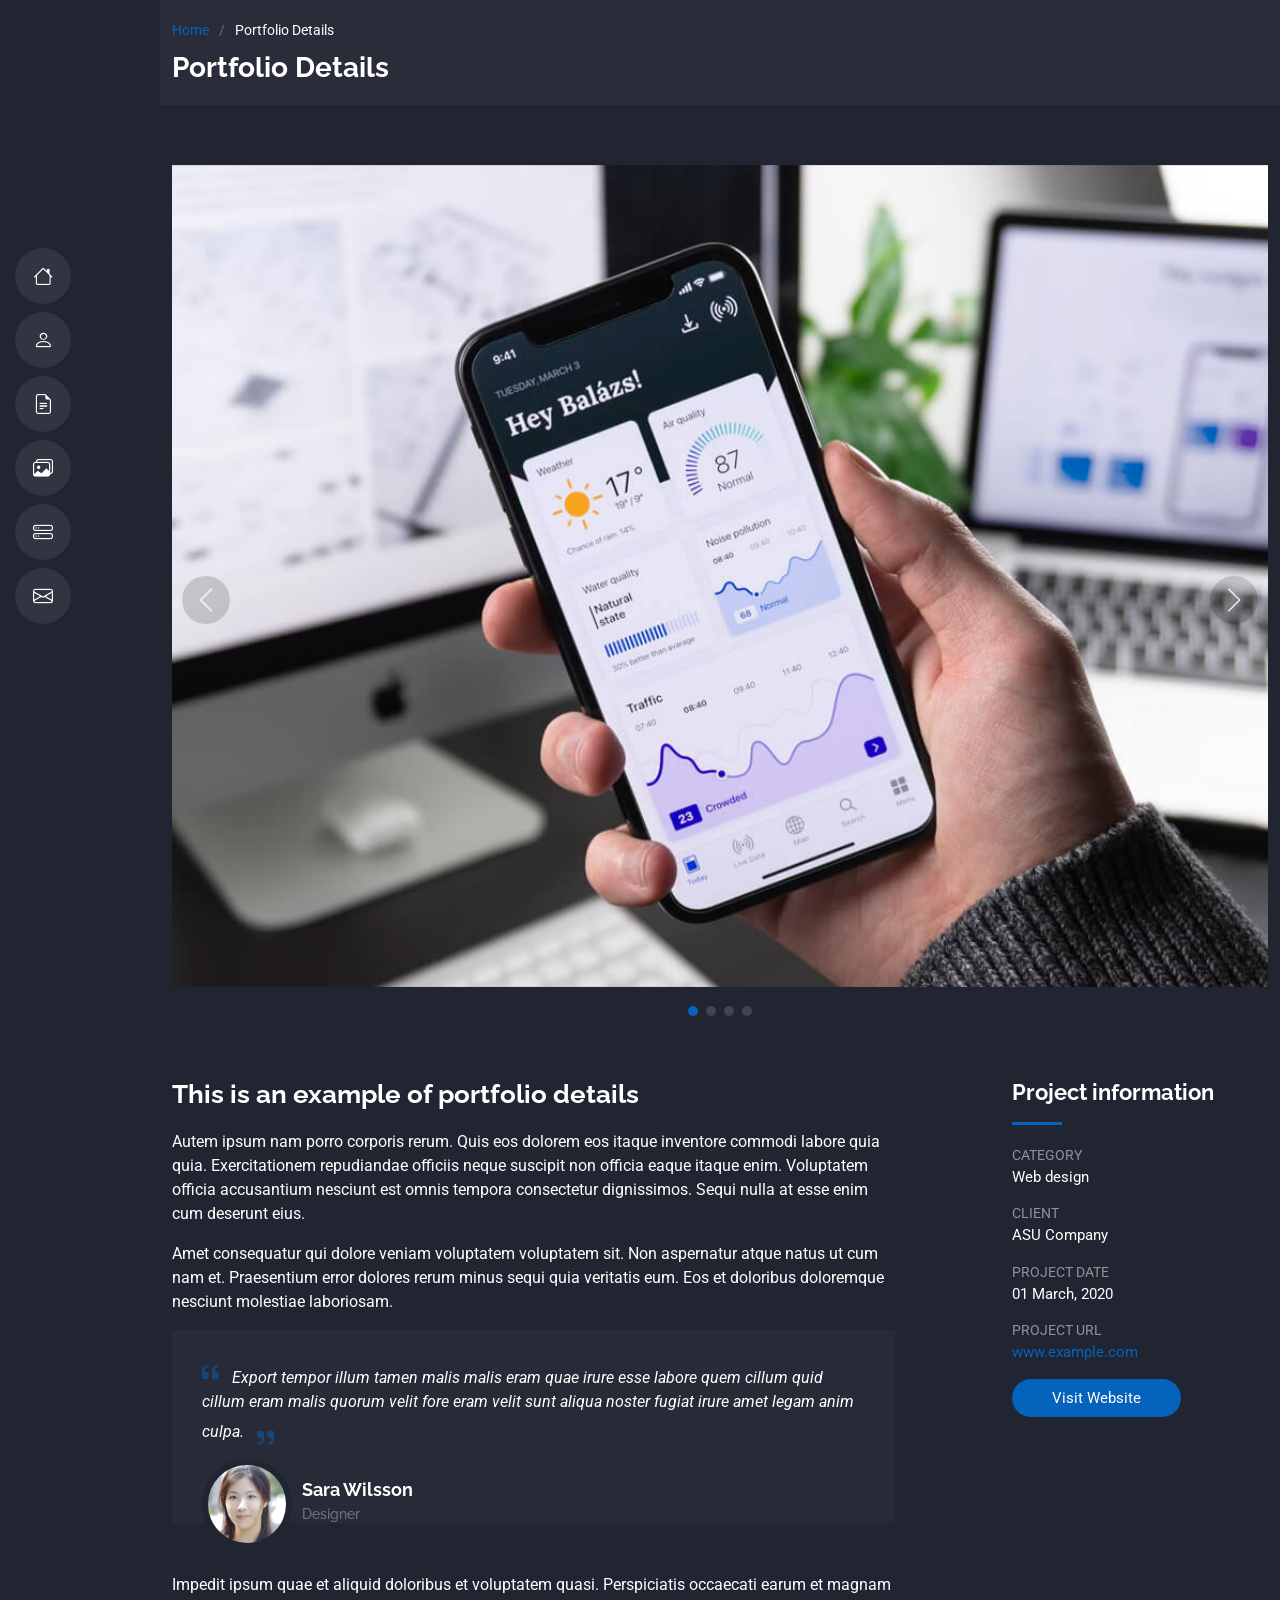
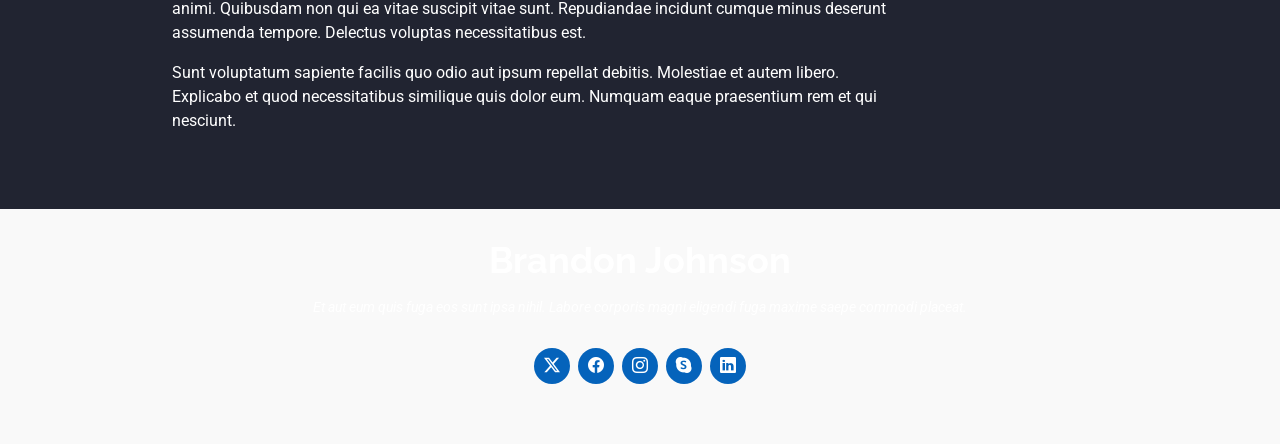
<file: portfolio-details.html>
<!DOCTYPE html>
<html lang="en">

<head>
  <meta charset="utf-8">
  <meta content="width=device-width, initial-scale=1.0" name="viewport">
  <title>Portfolio Details - MyResume Bootstrap Template</title>
  <meta content="" name="description">
  <meta content="" name="keywords">

  <!-- Favicons -->
  <link href="assets/img/favicon.png" rel="icon">
  <link href="assets/img/apple-touch-icon.png" rel="apple-touch-icon">

  <!-- Fonts -->
  <link href="https://fonts.googleapis.com" rel="preconnect">
  <link href="https://fonts.gstatic.com" rel="preconnect" crossorigin>
  <link href="https://fonts.googleapis.com/css2?family=Roboto:ital,wght@0,100;0,300;0,400;0,500;0,700;0,900;1,100;1,300;1,400;1,500;1,700;1,900&family=Poppins:ital,wght@0,100;0,200;0,300;0,400;0,500;0,600;0,700;0,800;0,900;1,100;1,200;1,300;1,400;1,500;1,600;1,700;1,800;1,900&family=Raleway:ital,wght@0,100;0,200;0,300;0,400;0,500;0,600;0,700;0,800;0,900;1,100;1,200;1,300;1,400;1,500;1,600;1,700;1,800;1,900&display=swap" rel="stylesheet">

  <!-- Vendor CSS Files -->
  <link href="assets/vendor/bootstrap/css/bootstrap.min.css" rel="stylesheet">
  <link href="assets/vendor/bootstrap-icons/bootstrap-icons.css" rel="stylesheet">
  <link href="assets/vendor/aos/aos.css" rel="stylesheet">
  <link href="assets/vendor/glightbox/css/glightbox.min.css" rel="stylesheet">
  <link href="assets/vendor/swiper/swiper-bundle.min.css" rel="stylesheet">

  <!-- Main CSS File -->
  <link href="assets/css/main.css" rel="stylesheet">

  <!-- =======================================================
  * Template Name: MyResume
  * Template URL: https://bootstrapmade.com/free-html-bootstrap-template-my-resume/
  * Updated: Jun 29 2024 with Bootstrap v5.3.3
  * Author: BootstrapMade.com
  * License: https://bootstrapmade.com/license/
  ======================================================== -->
</head>

<body class="portfolio-details-page">

  <header id="header" class="header d-flex flex-column justify-content-center">

    <i class="header-toggle d-xl-none bi bi-list"></i>

    <nav id="navmenu" class="navmenu">
      <ul>
        <li><a href="#hero"><i class="bi bi-house navicon"></i><span>Home</span></a></li>
        <li><a href="#about"><i class="bi bi-person navicon"></i><span>About</span></a></li>
        <li><a href="#resume"><i class="bi bi-file-earmark-text navicon"></i><span>Resume</span></a></li>
        <li><a href="#portfolio"><i class="bi bi-images navicon"></i><span>Portfolio</span></a></li>
        <li><a href="#services"><i class="bi bi-hdd-stack navicon"></i><span>Services</span></a></li>
        <li><a href="#contact"><i class="bi bi-envelope navicon"></i><span>Contact</span></a></li>
      </ul>
    </nav>

  </header>

  <main class="main">

    <!-- Page Title -->
    <div class="page-title" data-aos="fade">
      <div class="container">
        <nav class="breadcrumbs">
          <ol>
            <li><a href="index.html">Home</a></li>
            <li class="current">Portfolio Details</li>
          </ol>
        </nav>
        <h1>Portfolio Details</h1>
      </div>
    </div><!-- End Page Title -->

    <!-- Portfolio Details Section -->
    <section id="portfolio-details" class="portfolio-details section">

      <div class="container" data-aos="fade-up">

        <div class="portfolio-details-slider swiper init-swiper">
          <script type="application/json" class="swiper-config">
            {
              "loop": true,
              "speed": 600,
              "autoplay": {
                "delay": 5000
              },
              "slidesPerView": "auto",
              "navigation": {
                "nextEl": ".swiper-button-next",
                "prevEl": ".swiper-button-prev"
              },
              "pagination": {
                "el": ".swiper-pagination",
                "type": "bullets",
                "clickable": true
              }
            }
          </script>
          <div class="swiper-wrapper align-items-center">

            <div class="swiper-slide">
              <img src="assets/img/portfolio/app-1.jpg" alt="">
            </div>

            <div class="swiper-slide">
              <img src="assets/img/portfolio/product-1.jpg" alt="">
            </div>

            <div class="swiper-slide">
              <img src="assets/img/portfolio/branding-1.jpg" alt="">
            </div>

            <div class="swiper-slide">
              <img src="assets/img/portfolio/books-1.jpg" alt="">
            </div>

          </div>
          <div class="swiper-button-prev"></div>
          <div class="swiper-button-next"></div>
          <div class="swiper-pagination"></div>
        </div>

        <div class="row justify-content-between gy-4 mt-4">

          <div class="col-lg-8" data-aos="fade-up">
            <div class="portfolio-description">
              <h2>This is an example of portfolio details</h2>
              <p>
                Autem ipsum nam porro corporis rerum. Quis eos dolorem eos itaque inventore commodi labore quia quia. Exercitationem repudiandae officiis neque suscipit non officia eaque itaque enim. Voluptatem officia accusantium nesciunt est omnis tempora consectetur dignissimos. Sequi nulla at esse enim cum deserunt eius.
              </p>
              <p>
                Amet consequatur qui dolore veniam voluptatem voluptatem sit. Non aspernatur atque natus ut cum nam et. Praesentium error dolores rerum minus sequi quia veritatis eum. Eos et doloribus doloremque nesciunt molestiae laboriosam.
              </p>

              <div class="testimonial-item">
                <p>
                  <i class="bi bi-quote quote-icon-left"></i>
                  <span>Export tempor illum tamen malis malis eram quae irure esse labore quem cillum quid cillum eram malis quorum velit fore eram velit sunt aliqua noster fugiat irure amet legam anim culpa.</span>
                  <i class="bi bi-quote quote-icon-right"></i>
                </p>
                <div>
                  <img src="assets/img/testimonials/testimonials-2.jpg" class="testimonial-img" alt="">
                  <h3>Sara Wilsson</h3>
                  <h4>Designer</h4>
                </div>
              </div>

              <p>
                Impedit ipsum quae et aliquid doloribus et voluptatem quasi. Perspiciatis occaecati earum et magnam animi. Quibusdam non qui ea vitae suscipit vitae sunt. Repudiandae incidunt cumque minus deserunt assumenda tempore. Delectus voluptas necessitatibus est.
              </p>

              <p>
                Sunt voluptatum sapiente facilis quo odio aut ipsum repellat debitis. Molestiae et autem libero. Explicabo et quod necessitatibus similique quis dolor eum. Numquam eaque praesentium rem et qui nesciunt.
              </p>

            </div>
          </div>

          <div class="col-lg-3" data-aos="fade-up" data-aos-delay="100">
            <div class="portfolio-info">
              <h3>Project information</h3>
              <ul>
                <li><strong>Category</strong> Web design</li>
                <li><strong>Client</strong> ASU Company</li>
                <li><strong>Project date</strong> 01 March, 2020</li>
                <li><strong>Project URL</strong> <a href="#">www.example.com</a></li>
                <li><a href="#" class="btn-visit align-self-start">Visit Website</a></li>
              </ul>
            </div>
          </div>

        </div>

      </div>

    </section><!-- /Portfolio Details Section -->

  </main>

  <footer id="footer" class="footer position-relative light-background">
    <div class="container">
      <h3 class="sitename">Brandon Johnson</h3>
      <p>Et aut eum quis fuga eos sunt ipsa nihil. Labore corporis magni eligendi fuga maxime saepe commodi placeat.</p>
      <div class="social-links d-flex justify-content-center">
        <a href=""><i class="bi bi-twitter-x"></i></a>
        <a href=""><i class="bi bi-facebook"></i></a>
        <a href=""><i class="bi bi-instagram"></i></a>
        <a href=""><i class="bi bi-skype"></i></a>
        <a href=""><i class="bi bi-linkedin"></i></a>
      </div>
      <div class="container">
        <div class="copyright">
          <span>Copyright</span> <strong class="px-1 sitename">Alex Smith</strong> <span>All Rights Reserved</span>
        </div>
        <div class="credits">
          <!-- All the links in the footer should remain intact. -->
          <!-- You can delete the links only if you've purchased the pro version. -->
          <!-- Licensing information: https://bootstrapmade.com/license/ -->
          <!-- Purchase the pro version with working PHP/AJAX contact form: [buy-url] -->
          Designed by <a href="https://bootstrapmade.com/">BootstrapMade</a>
        </div>
      </div>
    </div>
  </footer>

  <!-- Scroll Top -->
  <a href="#" id="scroll-top" class="scroll-top d-flex align-items-center justify-content-center"><i class="bi bi-arrow-up-short"></i></a>

  <!-- Preloader -->
  <div id="preloader"></div>

  <!-- Vendor JS Files -->
  <script src="assets/vendor/bootstrap/js/bootstrap.bundle.min.js"></script>
  <script src="assets/vendor/php-email-form/validate.js"></script>
  <script src="assets/vendor/aos/aos.js"></script>
  <script src="assets/vendor/typed.js/typed.umd.js"></script>
  <script src="assets/vendor/purecounter/purecounter_vanilla.js"></script>
  <script src="assets/vendor/waypoints/noframework.waypoints.js"></script>
  <script src="assets/vendor/glightbox/js/glightbox.min.js"></script>
  <script src="assets/vendor/imagesloaded/imagesloaded.pkgd.min.js"></script>
  <script src="assets/vendor/isotope-layout/isotope.pkgd.min.js"></script>
  <script src="assets/vendor/swiper/swiper-bundle.min.js"></script>

  <!-- Main JS File -->
  <script src="assets/js/main.js"></script>

</body>

</html>
</file>
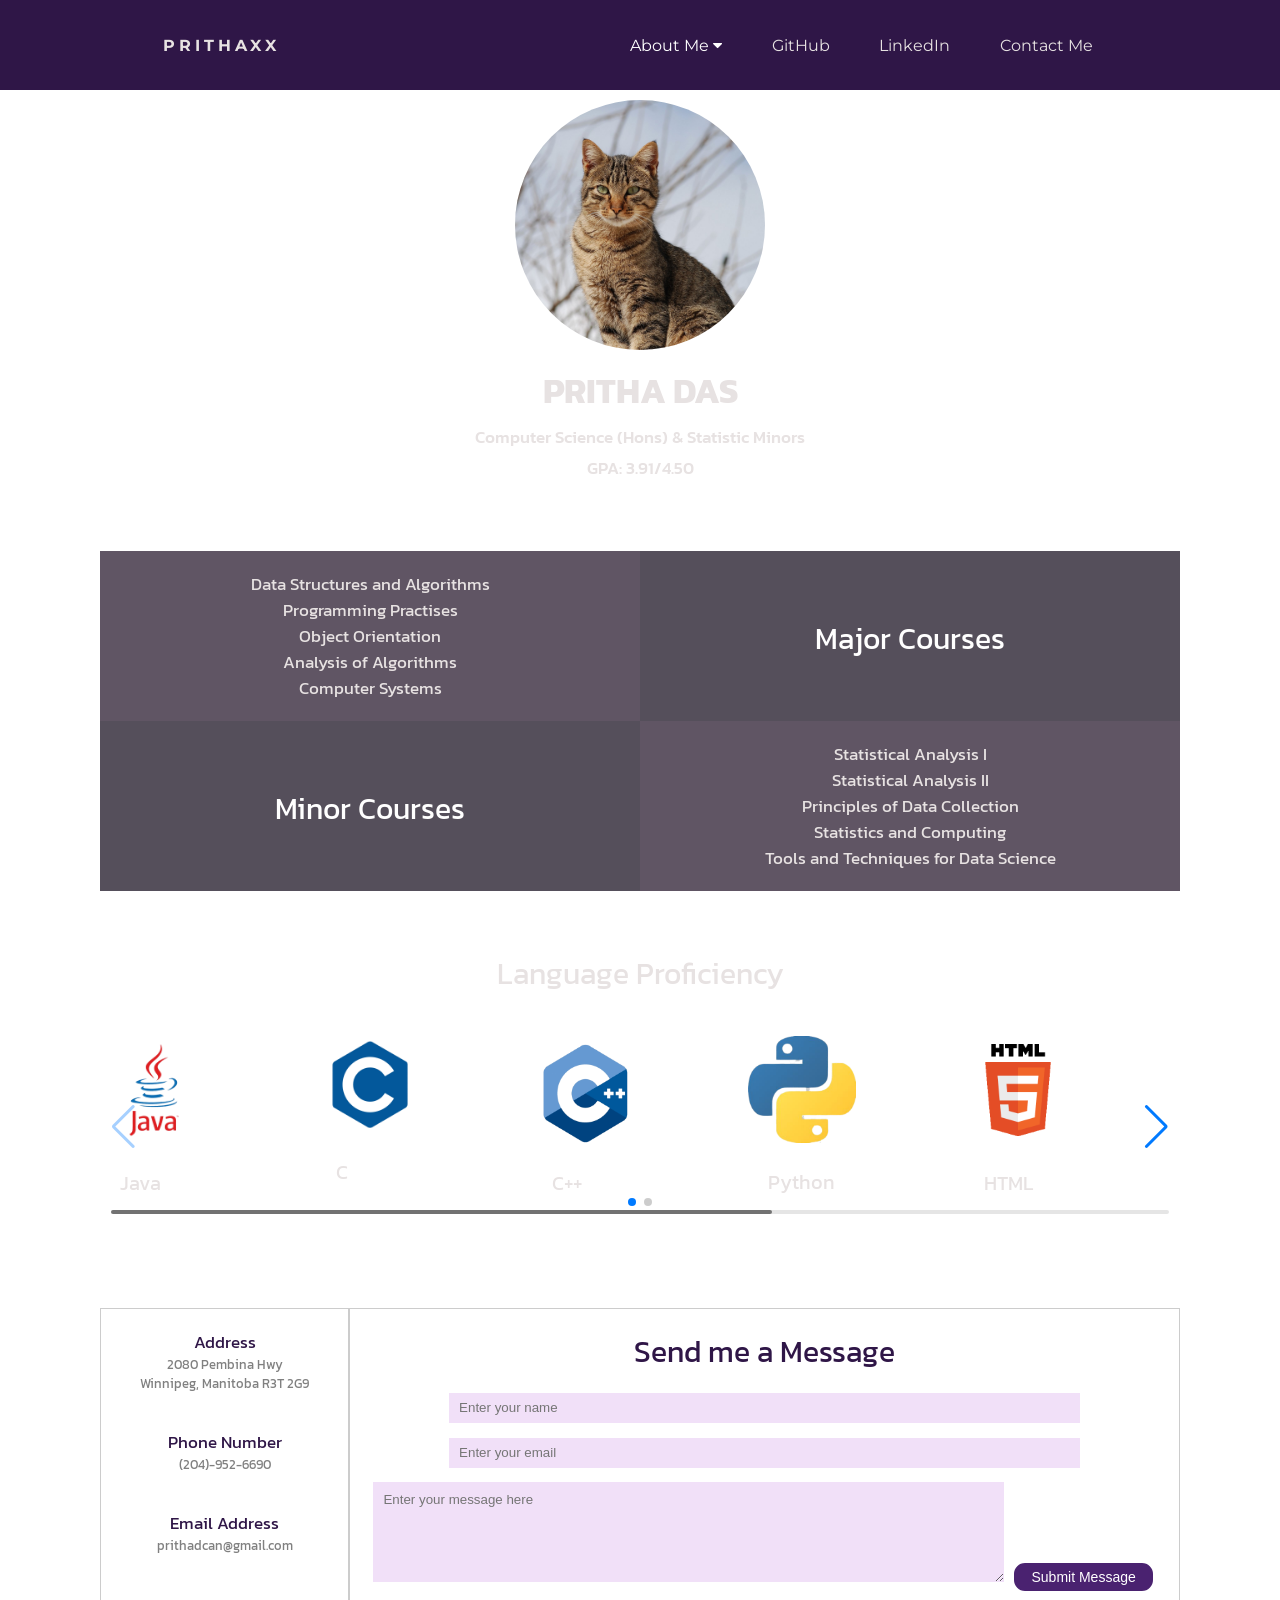
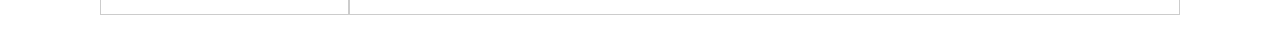
<file: portfolio.html>
<!DOCTYPE html>
<html>
<head>
  <title>Pritha Das</title>
  <link rel="stylesheet" href="portfolio.css">
  <link rel="preconnect" href="https://fonts.googleapis.com">
  <link rel="preconnect" href="https://fonts.gstatic.com" crossorigin>
  <link href="https://fonts.googleapis.com/css2?family=Montserrat:wght@400;700&display=swap" rel="stylesheet">
  <link rel="preconnect" href="https://fonts.googleapis.com">
  <link rel="preconnect" href="https://fonts.gstatic.com" crossorigin>
  <link href="https://fonts.googleapis.com/css2?family=Kanit:wght@300;500;700&display=swap" rel="stylesheet">
  <link rel="stylesheet"  href="https://cdnjs.cloudflare.com/ajax/libs/font-awesome/4.7.0/css/font-awesome.min.css">

  <!-- Link Swiper's CSS -->
  <link rel="stylesheet" href="https://cdn.jsdelivr.net/npm/swiper@9/swiper-bundle.min.css" />
</head>

<body>

  <nav>
    <div class="logo">
      prithaxx
    </div>
    <ul class="nav-links">
      <li>
        <div class="dropdown">
          <button class="aboutme-button">About Me
            <i class="fa fa-caret-down"></i>
          </button>
          <div class="dropdown-content">
            <a href="#courses-section">Courses</a>
            <a href="#skills-section">Skills</a>
            <a href="#">Projects</a>
          </div>
        </div> 
      </li>

      <li>
        <a href="https://github.com/prithaxx" target="_blank">GitHub</a>
      </li>

      <li>
        <a href="https://www.linkedin.com/in/prithadass/" target="_blank">LinkedIn</a>
      </li>

      <li>
        <a href="#contact-me-section">Contact Me</a>
      </li>
    </ul>

    <div class="burger">
      <div class="class1"></div>
      <div class="class2"></div>
      <div class="class3"></div>
    </div>
  </nav>

  <div class = "container">
    <div class="profile-pic">
      <img class="picture" src="images/cat.jpeg">
    </div>
    
    <div class="about-me">
      <p class="name">PRITHA DAS</p>
      <p class="major-minor">Computer Science (Hons) & Statistic Minors</p>
      <p class="major-minor">GPA: 3.91/4.50</p>
    </div>

    <div class="css-grid1" id="courses-section">
      <div class="courses">
        <li class = "course1">Data Structures and Algorithms</li>
        <li class = "course1">Programming Practises</li>
        <li class = "course1">Object Orientation</li>
        <li class = "course1">Analysis of Algorithms</li> 
        <li class = "course1">Computer Systems</li>
      </div>
      <div class="courses-description">Major Courses</div>

      <div class="min-courses-description">Minor Courses</div>
      <div class="min-courses">
        <li>Statistical Analysis I</li>
        <li>Statistical Analysis II</li>
        <li>Principles of Data Collection</li>
        <li>Statistics and Computing</li> 
        <li>Tools and Techniques for Data Science</li>
      </div>
    </div>

    <p class="skills" id="skills-section">Language Proficiency</p>

    <div class="swiper mySwiper">
      <div class="swiper-wrapper skills-grid">
        <div class="swiper-slide"><img src="images/java.png">
          <div class="logo-name">Java</div>
        </div>
    
        <div class="swiper-slide"><img src="images/c.png">
          <div class="logo-name">C</div>
        </div>
    
        <div class="swiper-slide"><img src="images/cplus.png">
          <div class="logo-name">C++</div>
        </div>
    
        <div class="swiper-slide"><img src="images/python.png">
          <div class="logo-name">Python</div>
        </div>
    
        <div class="swiper-slide"><img src="images/html.png">
          <div class="logo-name">HTML</div>
        </div>
    
        <div class="swiper-slide"><img src="images/css.png">
          <div class="logo-name">CSS</div>
        </div>
    
        <div class="swiper-slide"><img src="images/js.png">
          <div class="logo-name">Javascript</div>
        </div>
    
        <div class="swiper-slide"><img src="images/r.png">
          <div class="logo-name">RStudio</div>
        </div>
      </div>
      <div class="swiper-button-next"></div>
      <div class="swiper-button-prev"></div>
      <div class="swiper-scrollbar"></div>
      <div class="swiper-pagination"></div>
    </div>
  </div>

    <!-- Contact me -->
  <div class = "contact-me" id = "contact-me-section">
    <div class = "contact-info">
      <div class = "heading1">Address
        <div class = "heading2">2080 Pembina Hwy<br>Winnipeg, Manitoba R3T 2G9</div><br>
      </div>
      <div class = "heading1">Phone Number
        <div class = "heading2">(204)-952-6690</div><br>
      </div>
      <div class = "heading1">Email Address
        <div class = "heading2">prithadcan@gmail.com</div>
      </div>
    </div>

    <div class = "contact-form">
      <div class = "form-heading">Send me a Message</div>
      <form action="https://formspree.io/f/mzblzwod" method="POST">
        <input name="name" style="padding: 10px; height: 30px; width: 80%; font-family: Arial; 
        background-color: rgb(241, 224, 248); border: none;" placeholder="Enter your name"></textarea>

        <input type="email" name="email" style="padding: 10px; height: 30px; width: 80%; margin-bottom: 7px;
        background-color: rgb(241, 224, 248); border: none;" placeholder="Enter your email">

        <textarea name="message" style="height: 100px; width: 80%; margin-top: 7px; padding: 10px; font-family: Arial;
        background-color: rgb(241, 224, 248); border: none;" placeholder="Enter your message here"></textarea>
        <button class="submit-button">Submit Message</button>
      </form>
    </div>

  </div>


  <script src="https://cdn.jsdelivr.net/npm/swiper@9/swiper-bundle.min.js"></script>

   <!-- Swiper JS -->
   <script src="https://cdn.jsdelivr.net/npm/swiper@9/swiper-bundle.min.js"></script>

   <!-- Initialize Swiper -->
   <script src="portfolio.js"></script>
  
  

</body>

</html>
</file>
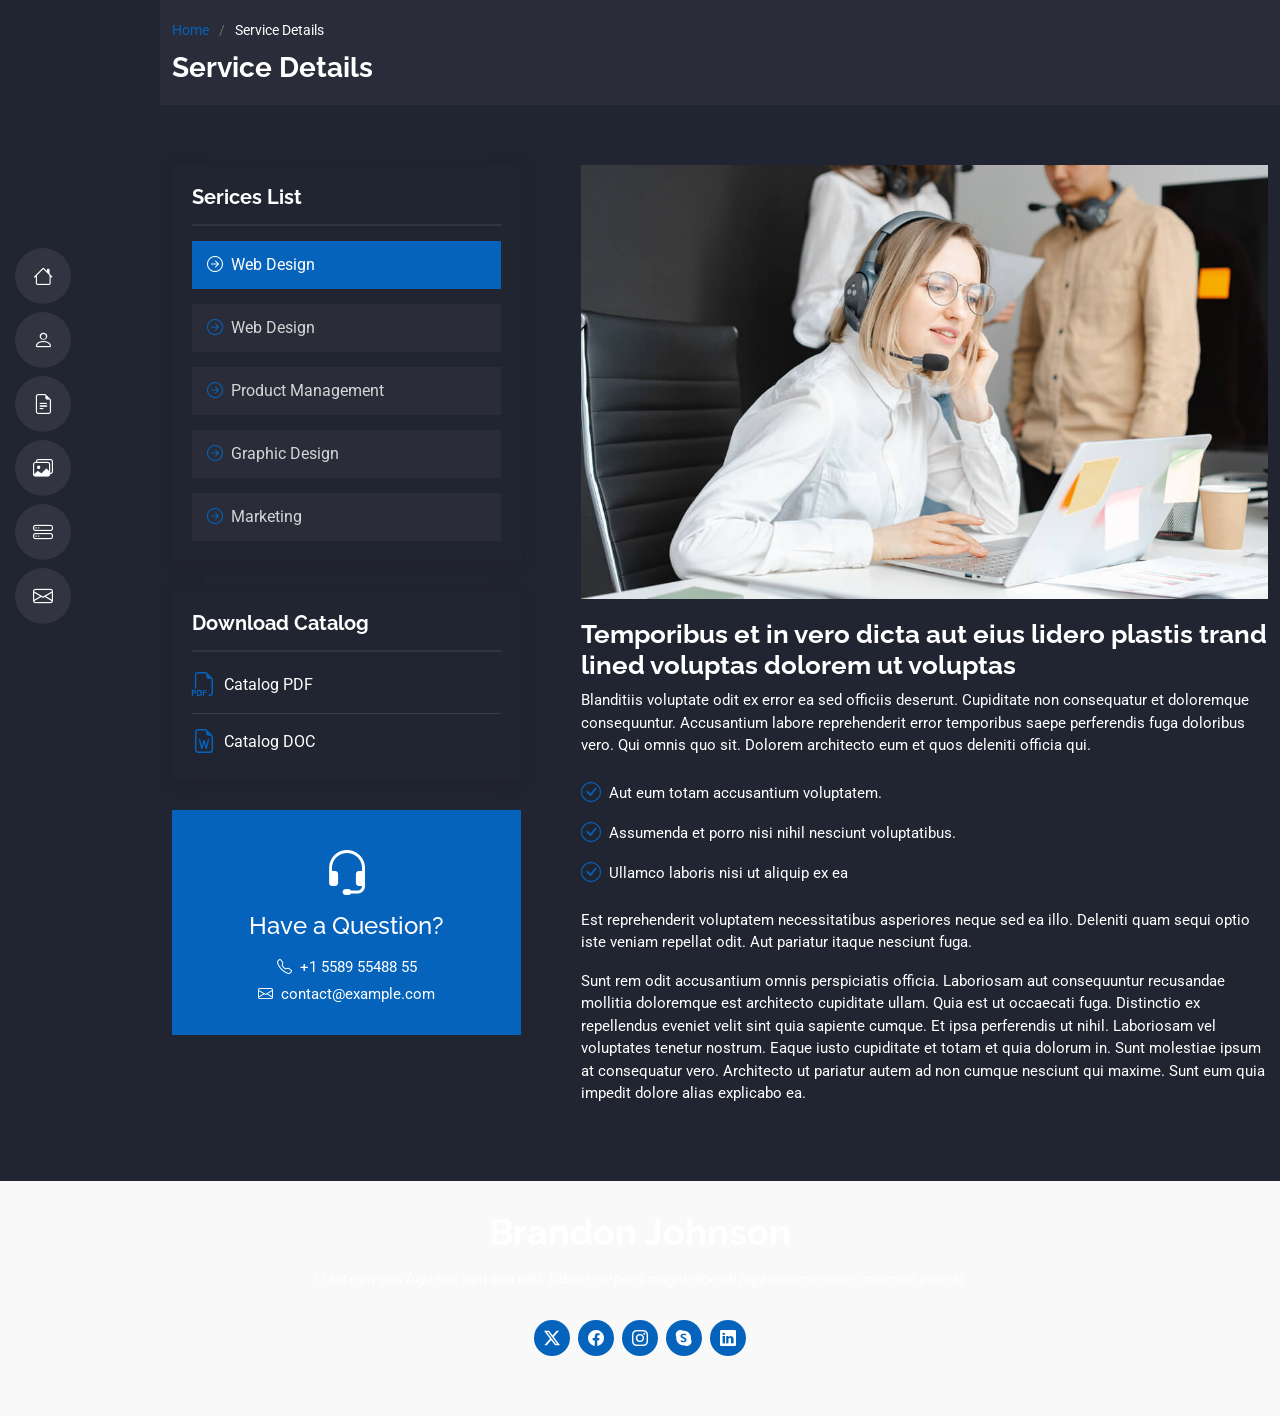
<file: service-details.html>
<!DOCTYPE html>
<html lang="en">

<head>
  <meta charset="utf-8">
  <meta content="width=device-width, initial-scale=1.0" name="viewport">
  <title>Service Details - MyResume Bootstrap Template</title>
  <meta content="" name="description">
  <meta content="" name="keywords">

  <!-- Favicons -->
  <link href="assets/img/favicon.png" rel="icon">
  <link href="assets/img/apple-touch-icon.png" rel="apple-touch-icon">

  <!-- Fonts -->
  <link href="https://fonts.googleapis.com" rel="preconnect">
  <link href="https://fonts.gstatic.com" rel="preconnect" crossorigin>
  <link href="https://fonts.googleapis.com/css2?family=Roboto:ital,wght@0,100;0,300;0,400;0,500;0,700;0,900;1,100;1,300;1,400;1,500;1,700;1,900&family=Poppins:ital,wght@0,100;0,200;0,300;0,400;0,500;0,600;0,700;0,800;0,900;1,100;1,200;1,300;1,400;1,500;1,600;1,700;1,800;1,900&family=Raleway:ital,wght@0,100;0,200;0,300;0,400;0,500;0,600;0,700;0,800;0,900;1,100;1,200;1,300;1,400;1,500;1,600;1,700;1,800;1,900&display=swap" rel="stylesheet">

  <!-- Vendor CSS Files -->
  <link href="assets/vendor/bootstrap/css/bootstrap.min.css" rel="stylesheet">
  <link href="assets/vendor/bootstrap-icons/bootstrap-icons.css" rel="stylesheet">
  <link href="assets/vendor/aos/aos.css" rel="stylesheet">
  <link href="assets/vendor/glightbox/css/glightbox.min.css" rel="stylesheet">
  <link href="assets/vendor/swiper/swiper-bundle.min.css" rel="stylesheet">

  <!-- Main CSS File -->
  <link href="assets/css/main.css" rel="stylesheet">

  <!-- =======================================================
  * Template Name: MyResume
  * Template URL: https://bootstrapmade.com/free-html-bootstrap-template-my-resume/
  * Updated: Jun 29 2024 with Bootstrap v5.3.3
  * Author: BootstrapMade.com
  * License: https://bootstrapmade.com/license/
  ======================================================== -->
</head>

<body class="service-details-page">

  <header id="header" class="header d-flex flex-column justify-content-center">

    <i class="header-toggle d-xl-none bi bi-list"></i>

    <nav id="navmenu" class="navmenu">
      <ul>
        <li><a href="#hero"><i class="bi bi-house navicon"></i><span>Home</span></a></li>
        <li><a href="#about"><i class="bi bi-person navicon"></i><span>About</span></a></li>
        <li><a href="#resume"><i class="bi bi-file-earmark-text navicon"></i><span>Resume</span></a></li>
        <li><a href="#portfolio"><i class="bi bi-images navicon"></i><span>Portfolio</span></a></li>
        <li><a href="#services"><i class="bi bi-hdd-stack navicon"></i><span>Services</span></a></li>
        <li><a href="#contact"><i class="bi bi-envelope navicon"></i><span>Contact</span></a></li>
      </ul>
    </nav>

  </header>

  <main class="main">

    <!-- Page Title -->
    <div class="page-title" data-aos="fade">
      <div class="container">
        <nav class="breadcrumbs">
          <ol>
            <li><a href="index.html">Home</a></li>
            <li class="current">Service Details</li>
          </ol>
        </nav>
        <h1>Service Details</h1>
      </div>
    </div><!-- End Page Title -->

    <!-- Service Details Section -->
    <section id="service-details" class="service-details section">

      <div class="container">

        <div class="row gy-5">

          <div class="col-lg-4" data-aos="fade-up" data-aos-delay="100">

            <div class="service-box">
              <h4>Serices List</h4>
              <div class="services-list">
                <a href="#" class="active"><i class="bi bi-arrow-right-circle"></i><span>Web Design</span></a>
                <a href="#"><i class="bi bi-arrow-right-circle"></i><span>Web Design</span></a>
                <a href="#"><i class="bi bi-arrow-right-circle"></i><span>Product Management</span></a>
                <a href="#"><i class="bi bi-arrow-right-circle"></i><span>Graphic Design</span></a>
                <a href="#"><i class="bi bi-arrow-right-circle"></i><span>Marketing</span></a>
              </div>
            </div><!-- End Services List -->

            <div class="service-box">
              <h4>Download Catalog</h4>
              <div class="download-catalog">
                <a href="#"><i class="bi bi-filetype-pdf"></i><span>Catalog PDF</span></a>
                <a href="#"><i class="bi bi-file-earmark-word"></i><span>Catalog DOC</span></a>
              </div>
            </div><!-- End Services List -->

            <div class="help-box d-flex flex-column justify-content-center align-items-center">
              <i class="bi bi-headset help-icon"></i>
              <h4>Have a Question?</h4>
              <p class="d-flex align-items-center mt-2 mb-0"><i class="bi bi-telephone me-2"></i> <span>+1 5589 55488 55</span></p>
              <p class="d-flex align-items-center mt-1 mb-0"><i class="bi bi-envelope me-2"></i> <a href="mailto:contact@example.com">contact@example.com</a></p>
            </div>

          </div>

          <div class="col-lg-8 ps-lg-5" data-aos="fade-up" data-aos-delay="200">
            <img src="assets/img/services.jpg" alt="" class="img-fluid services-img">
            <h3>Temporibus et in vero dicta aut eius lidero plastis trand lined voluptas dolorem ut voluptas</h3>
            <p>
              Blanditiis voluptate odit ex error ea sed officiis deserunt. Cupiditate non consequatur et doloremque consequuntur. Accusantium labore reprehenderit error temporibus saepe perferendis fuga doloribus vero. Qui omnis quo sit. Dolorem architecto eum et quos deleniti officia qui.
            </p>
            <ul>
              <li><i class="bi bi-check-circle"></i> <span>Aut eum totam accusantium voluptatem.</span></li>
              <li><i class="bi bi-check-circle"></i> <span>Assumenda et porro nisi nihil nesciunt voluptatibus.</span></li>
              <li><i class="bi bi-check-circle"></i> <span>Ullamco laboris nisi ut aliquip ex ea</span></li>
            </ul>
            <p>
              Est reprehenderit voluptatem necessitatibus asperiores neque sed ea illo. Deleniti quam sequi optio iste veniam repellat odit. Aut pariatur itaque nesciunt fuga.
            </p>
            <p>
              Sunt rem odit accusantium omnis perspiciatis officia. Laboriosam aut consequuntur recusandae mollitia doloremque est architecto cupiditate ullam. Quia est ut occaecati fuga. Distinctio ex repellendus eveniet velit sint quia sapiente cumque. Et ipsa perferendis ut nihil. Laboriosam vel voluptates tenetur nostrum. Eaque iusto cupiditate et totam et quia dolorum in. Sunt molestiae ipsum at consequatur vero. Architecto ut pariatur autem ad non cumque nesciunt qui maxime. Sunt eum quia impedit dolore alias explicabo ea.
            </p>
          </div>

        </div>

      </div>

    </section><!-- /Service Details Section -->

  </main>

  <footer id="footer" class="footer position-relative light-background">
    <div class="container">
      <h3 class="sitename">Brandon Johnson</h3>
      <p>Et aut eum quis fuga eos sunt ipsa nihil. Labore corporis magni eligendi fuga maxime saepe commodi placeat.</p>
      <div class="social-links d-flex justify-content-center">
        <a href=""><i class="bi bi-twitter-x"></i></a>
        <a href=""><i class="bi bi-facebook"></i></a>
        <a href=""><i class="bi bi-instagram"></i></a>
        <a href=""><i class="bi bi-skype"></i></a>
        <a href=""><i class="bi bi-linkedin"></i></a>
      </div>
      <div class="container">
        <div class="copyright">
          <span>Copyright</span> <strong class="px-1 sitename">Alex Smith</strong> <span>All Rights Reserved</span>
        </div>
        <div class="credits">
          <!-- All the links in the footer should remain intact. -->
          <!-- You can delete the links only if you've purchased the pro version. -->
          <!-- Licensing information: https://bootstrapmade.com/license/ -->
          <!-- Purchase the pro version with working PHP/AJAX contact form: [buy-url] -->
          Designed by <a href="https://bootstrapmade.com/">BootstrapMade</a>
        </div>
      </div>
    </div>
  </footer>

  <!-- Scroll Top -->
  <a href="#" id="scroll-top" class="scroll-top d-flex align-items-center justify-content-center"><i class="bi bi-arrow-up-short"></i></a>

  <!-- Preloader -->
  <div id="preloader"></div>

  <!-- Vendor JS Files -->
  <script src="assets/vendor/bootstrap/js/bootstrap.bundle.min.js"></script>
  <script src="assets/vendor/php-email-form/validate.js"></script>
  <script src="assets/vendor/aos/aos.js"></script>
  <script src="assets/vendor/typed.js/typed.umd.js"></script>
  <script src="assets/vendor/purecounter/purecounter_vanilla.js"></script>
  <script src="assets/vendor/waypoints/noframework.waypoints.js"></script>
  <script src="assets/vendor/glightbox/js/glightbox.min.js"></script>
  <script src="assets/vendor/imagesloaded/imagesloaded.pkgd.min.js"></script>
  <script src="assets/vendor/isotope-layout/isotope.pkgd.min.js"></script>
  <script src="assets/vendor/swiper/swiper-bundle.min.js"></script>

  <!-- Main JS File -->
  <script src="assets/js/main.js"></script>

</body>

</html>
</file>
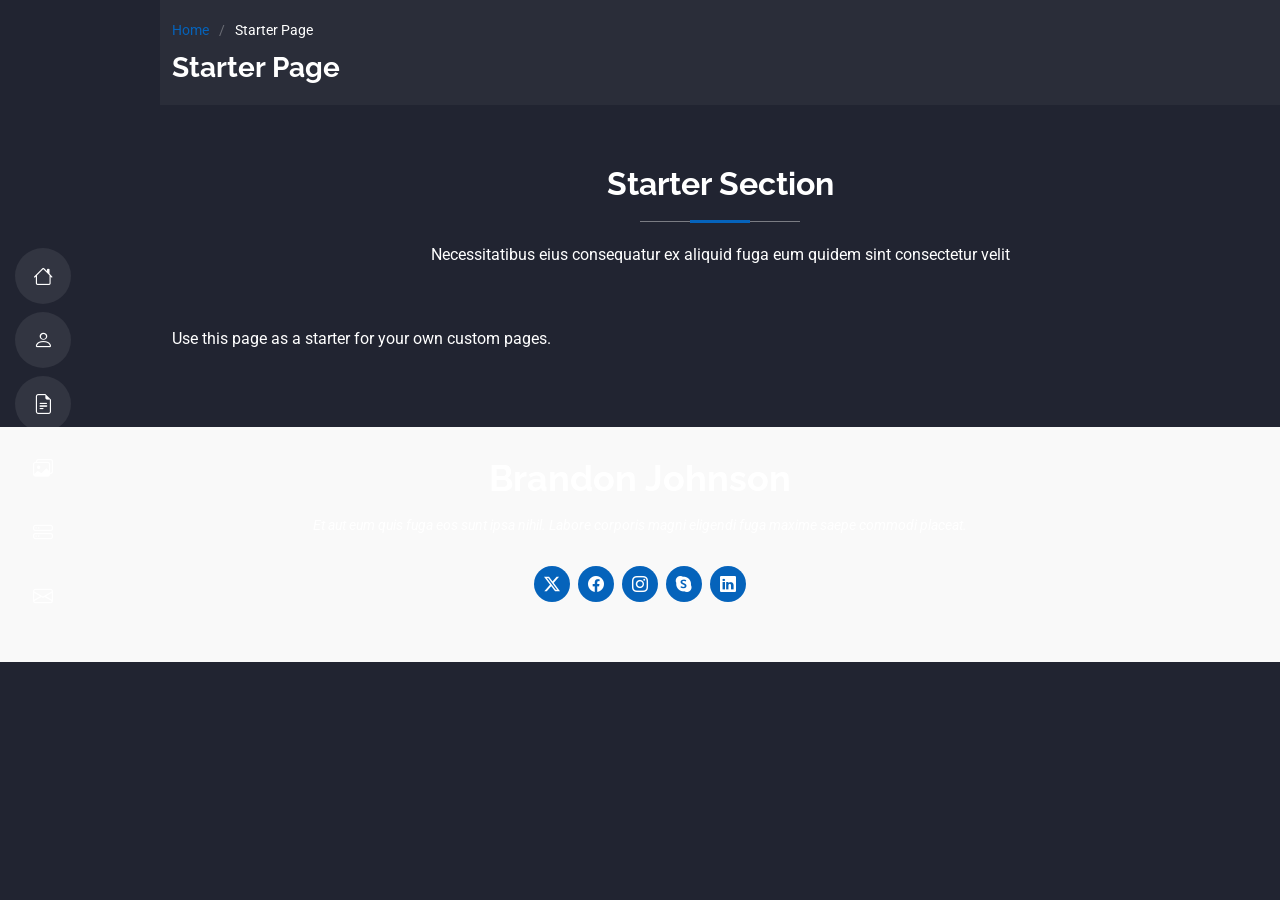
<file: starter-page.html>
<!DOCTYPE html>
<html lang="en">

<head>
  <meta charset="utf-8">
  <meta content="width=device-width, initial-scale=1.0" name="viewport">
  <title>Starter Page - MyResume Bootstrap Template</title>
  <meta content="" name="description">
  <meta content="" name="keywords">

  <!-- Favicons -->
  <link href="assets/img/favicon.png" rel="icon">
  <link href="assets/img/apple-touch-icon.png" rel="apple-touch-icon">

  <!-- Fonts -->
  <link href="https://fonts.googleapis.com" rel="preconnect">
  <link href="https://fonts.gstatic.com" rel="preconnect" crossorigin>
  <link href="https://fonts.googleapis.com/css2?family=Roboto:ital,wght@0,100;0,300;0,400;0,500;0,700;0,900;1,100;1,300;1,400;1,500;1,700;1,900&family=Poppins:ital,wght@0,100;0,200;0,300;0,400;0,500;0,600;0,700;0,800;0,900;1,100;1,200;1,300;1,400;1,500;1,600;1,700;1,800;1,900&family=Raleway:ital,wght@0,100;0,200;0,300;0,400;0,500;0,600;0,700;0,800;0,900;1,100;1,200;1,300;1,400;1,500;1,600;1,700;1,800;1,900&display=swap" rel="stylesheet">

  <!-- Vendor CSS Files -->
  <link href="assets/vendor/bootstrap/css/bootstrap.min.css" rel="stylesheet">
  <link href="assets/vendor/bootstrap-icons/bootstrap-icons.css" rel="stylesheet">
  <link href="assets/vendor/aos/aos.css" rel="stylesheet">
  <link href="assets/vendor/glightbox/css/glightbox.min.css" rel="stylesheet">
  <link href="assets/vendor/swiper/swiper-bundle.min.css" rel="stylesheet">

  <!-- Main CSS File -->
  <link href="assets/css/main.css" rel="stylesheet">

  <!-- =======================================================
  * Template Name: MyResume
  * Template URL: https://bootstrapmade.com/free-html-bootstrap-template-my-resume/
  * Updated: Jun 29 2024 with Bootstrap v5.3.3
  * Author: BootstrapMade.com
  * License: https://bootstrapmade.com/license/
  ======================================================== -->
</head>

<body class="starter-page-page">

  <header id="header" class="header d-flex flex-column justify-content-center">

    <i class="header-toggle d-xl-none bi bi-list"></i>

    <nav id="navmenu" class="navmenu">
      <ul>
        <li><a href="#hero"><i class="bi bi-house navicon"></i><span>Home</span></a></li>
        <li><a href="#about"><i class="bi bi-person navicon"></i><span>About</span></a></li>
        <li><a href="#resume"><i class="bi bi-file-earmark-text navicon"></i><span>Resume</span></a></li>
        <li><a href="#portfolio"><i class="bi bi-images navicon"></i><span>Portfolio</span></a></li>
        <li><a href="#services"><i class="bi bi-hdd-stack navicon"></i><span>Services</span></a></li>
        <li><a href="#contact"><i class="bi bi-envelope navicon"></i><span>Contact</span></a></li>
      </ul>
    </nav>

  </header>

  <main class="main">

    <!-- Page Title -->
    <div class="page-title" data-aos="fade">
      <div class="container">
        <nav class="breadcrumbs">
          <ol>
            <li><a href="index.html">Home</a></li>
            <li class="current">Starter Page</li>
          </ol>
        </nav>
        <h1>Starter Page</h1>
      </div>
    </div><!-- End Page Title -->

    <!-- Starter Section Section -->
    <section id="starter-section" class="starter-section section">

      <!-- Section Title -->
      <div class="container section-title" data-aos="fade-up">
        <h2>Starter Section</h2>
        <p>Necessitatibus eius consequatur ex aliquid fuga eum quidem sint consectetur velit</p>
      </div><!-- End Section Title -->

      <div class="container" data-aos="fade-up">
        <p>Use this page as a starter for your own custom pages.</p>
      </div>

    </section><!-- /Starter Section Section -->

  </main>

  <footer id="footer" class="footer position-relative light-background">
    <div class="container">
      <h3 class="sitename">Brandon Johnson</h3>
      <p>Et aut eum quis fuga eos sunt ipsa nihil. Labore corporis magni eligendi fuga maxime saepe commodi placeat.</p>
      <div class="social-links d-flex justify-content-center">
        <a href=""><i class="bi bi-twitter-x"></i></a>
        <a href=""><i class="bi bi-facebook"></i></a>
        <a href=""><i class="bi bi-instagram"></i></a>
        <a href=""><i class="bi bi-skype"></i></a>
        <a href=""><i class="bi bi-linkedin"></i></a>
      </div>
      <div class="container">
        <div class="copyright">
          <span>Copyright</span> <strong class="px-1 sitename">Alex Smith</strong> <span>All Rights Reserved</span>
        </div>
        <div class="credits">
          <!-- All the links in the footer should remain intact. -->
          <!-- You can delete the links only if you've purchased the pro version. -->
          <!-- Licensing information: https://bootstrapmade.com/license/ -->
          <!-- Purchase the pro version with working PHP/AJAX contact form: [buy-url] -->
          Designed by <a href="https://bootstrapmade.com/">BootstrapMade</a>
        </div>
      </div>
    </div>
  </footer>

  <!-- Scroll Top -->
  <a href="#" id="scroll-top" class="scroll-top d-flex align-items-center justify-content-center"><i class="bi bi-arrow-up-short"></i></a>

  <!-- Preloader -->
  <div id="preloader"></div>

  <!-- Vendor JS Files -->
  <script src="assets/vendor/bootstrap/js/bootstrap.bundle.min.js"></script>
  <script src="assets/vendor/php-email-form/validate.js"></script>
  <script src="assets/vendor/aos/aos.js"></script>
  <script src="assets/vendor/typed.js/typed.umd.js"></script>
  <script src="assets/vendor/purecounter/purecounter_vanilla.js"></script>
  <script src="assets/vendor/waypoints/noframework.waypoints.js"></script>
  <script src="assets/vendor/glightbox/js/glightbox.min.js"></script>
  <script src="assets/vendor/imagesloaded/imagesloaded.pkgd.min.js"></script>
  <script src="assets/vendor/isotope-layout/isotope.pkgd.min.js"></script>
  <script src="assets/vendor/swiper/swiper-bundle.min.js"></script>

  <!-- Main JS File -->
  <script src="assets/js/main.js"></script>

</body>

</html>
</file>
<file: portfolio.css>
html{
  scroll-behavior: smooth;
}

*{
  margin: 0;
  padding: 0;
  box-sizing: border-box;
}

body{
  background-image: url(https://coolbackgrounds.io/images/backgrounds/index/compute-ea4c57a4.png);
}

.container{
  
  margin-left: 100px;
  margin-right: 100px;
}

nav{
  display: flex;
  justify-content: space-around;
  align-items: center;
  font-family: 'Montserrat', sans-serif;
  background-color: rgb(47, 22, 71);
  min-height: 10vh;
  color: rgb(231, 226, 226);
  position: fixed;
  top: 0;
  width: 100%;
  z-index: 9999;
}
.logo{
  font-weight: bold;
  letter-spacing: 4px;
  text-transform: uppercase;
}
.nav-links{
  display: flex;
  justify-content: space-around;
  width: 40%;
}
.nav-links a{
  text-decoration: none;
  color:rgb(231, 226, 226)
}
.nav-links li{
  list-style: none;
}

.burger{
  display: none;
  cursor: pointer;
}
.burger div{
  width: 25px;
  height: 2px;
  background-color: rgb(231, 226, 226);
  margin: 5px;
}

@media screen and (max-width: 1024px) {
  .nav-links{
    width: 40%;
  }
}

@media screen and (max-width: 768px) {
  .nav-links{
    position: absolute;
    right: 0px;
    height: 92vh;
    top: 10vh;
    background-color: rgb(47, 22, 71);
    display: flex;
    flex-direction: column;
    align-items: center;
    width: 40%;
  }
  .burger{
    display: block;
  }
}

/* ---------PROFILE PICTURE--------- */

.picture{
  width: 250px;
  height: 250px;
  object-fit: cover;
  object-position: top;
  border-radius: 250px;
}
.profile-pic{
  text-align: center;
  margin-top: 100px;
}

/* --------DROP DOWN MENU-------------*/
.dropdown {
  float: left;
  overflow: hidden;
}

.dropdown .aboutme-button {
  font-size: 16px;  
  border: none;
  outline: none;
  color: white;
  background-color: inherit;
  font-family: inherit;
  margin: 0;
}

.dropdown-content {
  display: none;
  position: absolute;
  background-color: #f9f9f9;
  min-width: 100px;
  box-shadow: 0px 8px 16px 0px rgba(0,0,0,0.2);
  z-index: 1;
}

.dropdown-content a {
  float: none;
  color: black;
  padding: 20px 16px;
  text-decoration: none;
  display: block;
  text-align: left;
}

.dropdown-content a:hover {
  background-color: #ddd;
}

.dropdown:hover .dropdown-content {
  display: block;
}

/* ---------ABOUT--------- */

.about-me{
  color: rgb(231, 226, 226);
  text-align: center;
  margin-top: 10px;
  font-family: 'Kanit', sans-serif;
}
.name{
  margin-bottom: 7px;
  font-size: 35px;
  font-weight: 700;
}
.major-minor{
  font-weight: 500;
  font-size: 17px;
  margin-bottom: 5px;
}

.css-grid1{
  margin-top: 70px;
  display: grid;
  grid-template-columns: 1fr 1fr;
  font-family: 'Kanit', sans-serif;
}

.courses{
  background-color: rgba(57, 43, 62, 0.8);
  display: inline-block;
  padding: 20px;
  color: rgb(231, 226, 226);
  text-align: center;
  font-size: 17px;
}

.courses li{
  list-style: none;
}
.courses-description{
  background-color: rgba(14, 5, 22, 0.7);
  color: white;
  text-align: center;
  padding-top: 12%;
  font-size: 30px;
}

.min-courses-description{
  background-color: rgba(14, 5, 22, 0.7);
  color: white;
  text-align: center;
  padding-top: 12%;
  font-size: 30px;
}
.min-courses{
  background-color: rgba(57, 43, 62, 0.8);
  display: inline-block;
  padding: 20px;
  color: rgb(231, 226, 226);
  text-align: center;
  font-size: 17px;
}
.min-courses li{
  list-style: none;
}

.skills{
  margin-top: 40px;
  font-family: 'Kanit', sans-serif;
  padding: 20px;
  color: rgb(231, 226, 226);
  text-align: center;
  font-size: 30px;
  margin-bottom: 20px;
}
.skills-grid{
  grid-template-columns: 1fr 1fr 1fr 1fr 1fr 1fr 1fr 1fr;
  display: grid;
  row-gap: 50px;
}
.skills-grid img{
  width: 50%;
  height: 10%;
  object-fit: contain;
  object-position: top;
}
.logo-name{
  font-family: 'Kanit', sans-serif;
  padding: 20px;
  color: rgb(231, 226, 226);
  text-align: justify;
  font-size: 20px;
}

/* Contact me */
.contact-me{
  display: grid;
  grid-template-columns: 0.6fr 2fr;
  font-family: 'Kanit', sans-serif;
  font-size: 30px;

  padding: 20px 100px;
  color: rgb(10, 10, 10);
  text-align: center;
  margin-top: 50px;
  background-image: url(https://wallpaper.dog/large/5486539.png);
}

.contact-form{
  margin-top: 20px;
  align-items: center;
  position: relative;
  padding: 20px;
  background-color: white;
  border: 1px solid #ccc;
}

.submit-button{
  font: Arial;
  font-size: 14px;
  padding-left: 17px;
  padding-right: 17px;
  padding-top: 6px;
  padding-bottom: 6px;
  background-color: rgb(74, 34, 112);
  color: white;
  border: solid;
  border-radius: 14px;
  cursor: pointer;
}

.form-heading{
  font-size: 30px;
  color: rgb(47, 22, 71);
  margin-bottom: 5px;
}

.contact-info{
  margin-top: 20px;
  padding: 20px;
  background-color: white;
  border: 1px solid #ccc;
}

.heading1{
  font-size: 17px;
  color:rgb(47, 22, 71);
}

.heading2{
  font-size: 13px;
  color: gray;
  margin-bottom: 10px;
}

#message{
  padding: 10px;
}

#message::placeholder {
  position: absolute;
  top: 0;
  left: 0;
  padding: 10px;
  pointer-events: none;
}
</file>
<file: assets/css/main.css>
/**
* Template Name: MyResume
* Template URL: https://bootstrapmade.com/free-html-bootstrap-template-my-resume/
* Updated: Jun 29 2024 with Bootstrap v5.3.3
* Author: BootstrapMade.com
* License: https://bootstrapmade.com/license/
*/

/*--------------------------------------------------------------
# Font & Color Variables
# Help: https://bootstrapmade.com/color-system/
--------------------------------------------------------------*/
/* Fonts */
:root {
  --default-font: "Roboto",  system-ui, -apple-system, "Segoe UI", Roboto, "Helvetica Neue", Arial, "Noto Sans", "Liberation Sans", sans-serif, "Apple Color Emoji", "Segoe UI Emoji", "Segoe UI Symbol", "Noto Color Emoji";
  --heading-font: "Raleway",  sans-serif;
  --nav-font: "Poppins",  sans-serif;
}

/* Global Colors - The following color variables are used throughout the website. Updating them here will change the color scheme of the entire website */
:root { 
  --background-color: rgb(33,36,49); /* Background color for the entire website, including individual sections */
  --default-color: #ffffff; /* Default color used for the majority of the text content across the entire website */
  --heading-color: #ffffff; /* Color for headings, subheadings and title throughout the website */
  --accent-color: #0563bb; /* Accent color that represents your brand on the website. It's used for buttons, links, and other elements that need to stand out */
  --surface-color: #ffffff; /* The surface color is used as a background of boxed elements within sections, such as cards, icon boxes, or other elements that require a visual separation from the global background. */
  --contrast-color: #ffffff; /* Contrast color for text, ensuring readability against backgrounds of accent, heading, or default colors. */
}

/* Nav Menu Colors - The following color variables are used specifically for the navigation menu. They are separate from the global colors to allow for more customization options */
:root {
  --nav-color: #45505b;  /* The default color of the main navmenu links */
  --nav-hover-color: #0563bb; /* Applied to main navmenu links when they are hovered over or active */
  --nav-mobile-background-color: #ffffff; /* Used as the background color for mobile navigation menu */
  --nav-dropdown-background-color: #ffffff; /* Used as the background color for dropdown items that appear when hovering over primary navigation items */
  --nav-dropdown-color: #212529; /* Used for navigation links of the dropdown items in the navigation menu. */
  --nav-dropdown-hover-color: #0563bb; /* Similar to --nav-hover-color, this color is applied to dropdown navigation links when they are hovered over. */
}

/* Color Presets - These classes override global colors when applied to any section or element, providing reuse of the sam color scheme. */

.light-background {
  --background-color: #f9f9f9;
  --surface-color: #ffffff;
}

.dark-background {
  --background-color: rgb(33,36,49);
  --default-color: #ffffff;
  --heading-color: #ffffff;
  --surface-color: #252525;
  --contrast-color: #ffffff;
}

/* Smooth scroll */
:root {
  scroll-behavior: smooth;
}

/*--------------------------------------------------------------
# General Styling & Shared Classes
--------------------------------------------------------------*/
body {
  color: var(--default-color);
  background-color: var(--background-color);
  font-family: var(--default-font);
}

a {
  color: var(--accent-color);
  text-decoration: none;
  transition: 0.3s;
}

a:hover {
  color: color-mix(in srgb, var(--accent-color), transparent 25%);
  text-decoration: none;
}

h1,
h2,
h3,
h4,
h5,
h6 {
  color: var(--heading-color);
  font-family: var(--heading-font);
}

.navicon {
  color:white;
}

/* PHP Email Form Messages
------------------------------*/
.php-email-form .error-message {
  display: none;
  background: #df1529;
  color: #ffffff;
  text-align: left;
  padding: 15px;
  margin-bottom: 24px;
  font-weight: 600;
}

.php-email-form .sent-message {
  display: none;
  color: #ffffff;
  background: #059652;
  text-align: center;
  padding: 15px;
  margin-bottom: 24px;
  font-weight: 600;
}

.php-email-form .loading {
  display: none;
  background: var(--surface-color);
  text-align: center;
  padding: 15px;
  margin-bottom: 24px;
}

.php-email-form .loading:before {
  content: "";
  display: inline-block;
  border-radius: 50%;
  width: 24px;
  height: 24px;
  margin: 0 10px -6px 0;
  border: 3px solid var(--accent-color);
  border-top-color: var(--surface-color);
  animation: php-email-form-loading 1s linear infinite;
}

@keyframes php-email-form-loading {
  0% {
    transform: rotate(0deg);
  }

  100% {
    transform: rotate(360deg);
  }
}

/*--------------------------------------------------------------
# Global Header
--------------------------------------------------------------*/
.header {
  color: var(--default-color);
  position: fixed;
  top: 0;
  left: 0;
  bottom: 0;
  padding: 0 15px;
  transition: all ease-in-out 0.3s;
  overflow-y: auto;
  z-index: 997;
  min-width: 200px;
}

@media (max-width: 1199px) {
  .header {
    background-color: var(--background-color);
    border-right: 1px solid color-mix(in srgb, var(--default-color), transparent 90%);
    width: 300px;
    left: -100%;
  }
}

@media (min-width: 1200px) and (max-width: 1600px) {
  .header~main {
    margin-left: 160px;
  }

  .header~main .hero {
    margin-left: -160px;
    width: 100vw;
  }
}

.header.header-show {
  left: 0;
}

.header .header-toggle {
  color: var(--contrast-color);
  background-color: var(--accent-color);
  font-size: 22px;
  display: flex;
  align-items: center;
  justify-content: center;
  width: 40px;
  height: 40px;
  border-radius: 50%;
  cursor: pointer;
  position: fixed;
  top: 15px;
  right: 15px;
  z-index: 9999;
  transition: background-color 0.3s;
}

.header .header-toggle:hover {
  color: var(--contrast-color);
  background-color: color-mix(in srgb, var(--accent-color) 90%, white 15%);
}

/*--------------------------------------------------------------
# Navigation Menu
--------------------------------------------------------------*/
.navmenu {
  padding: 0;
  z-index: 9997;
}

.navmenu ul {
  list-style: none;
  padding: 0 0 20px 0;
  margin: 0;
  width: 140px;
}

.navmenu a,
.navmenu a:focus {
  color: var(--nav-color);
  font-family: var(--nav-font);
  display: flex;
  align-items: center;
  padding: 10px 18px;
  margin-bottom: 8px;
  font-size: 15px;
  border-radius: 50px;
  background: color-mix(in srgb, var(--default-color), transparent 92%);
  height: 56px;
  width: 100%;
  overflow: hidden;
  transition: 0.3s;
}

.navmenu a i,
.navmenu a:focus i {
  font-size: 20px;
}

.navmenu a span,
.navmenu a:focus span {
  padding: 0 5px 0 7px;
}

@media (min-width: 992px) {

  .navmenu a,
  .navmenu a:focus {
    max-width: 56px;
  }

  .navmenu a span,
  .navmenu a:focus span {
    display: none;
  }
}

.navmenu a:hover,
.navmenu .active,
.navmenu .active:focus,
.navmenu li:hover>a {
  color: var(--contrast-color);
  background: var(--nav-hover-color);
}

.navmenu a:hover,
.navmenu li:hover>a {
  max-width: 100%;
  color: var(--contrast-color);
}

.navmenu a:hover span,
.navmenu li:hover>a span {
  display: block;
}

/*--------------------------------------------------------------
# Global Footer
--------------------------------------------------------------*/
.footer {
  color: var(--default-color);
  background-color: var(--background-color);
  font-size: 14px;
  text-align: center;
  padding: 30px 0;
  position: relative;
}

.footer h3 {
  font-size: 36px;
  font-weight: 700;
  position: relative;
  padding: 0;
  margin: 0 0 15px 0;
}

.footer p {
  font-size: 15;
  font-style: italic;
  padding: 0;
  margin: 0 0 30px 0;
}

.footer .social-links {
  margin: 0 0 30px 0;
}

.footer .social-links a {
  font-size: 16px;
  display: flex;
  align-items: center;
  justify-content: center;
  background: var(--accent-color);
  color: var(--contrast-color);
  line-height: 1;
  margin: 0 4px;
  border-radius: 50%;
  text-align: center;
  width: 36px;
  height: 36px;
  transition: 0.3s;
}

.footer .social-links a:hover {
  background: color-mix(in srgb, var(--accent-color), transparent 20%);
  text-decoration: none;
}

.footer .copyright {
  padding-top: 25px;
  border-top: 1px solid color-mix(in srgb, var(--default-color), transparent 90%);
  display: none;
}

.footer .credits {
  font-size: 13px;
  padding-top: 5px;
  display: none;
}

/*--------------------------------------------------------------
# Preloader
--------------------------------------------------------------*/
#preloader {
  position: fixed;
  inset: 0;
  z-index: 999999;
  overflow: hidden;
  background: var(--background-color);
  transition: all 0.6s ease-out;
}

#preloader:before {
  content: "";
  position: fixed;
  top: calc(50% - 30px);
  left: calc(50% - 30px);
  border: 6px solid #ffffff;
  border-color: var(--accent-color) transparent var(--accent-color) transparent;
  border-radius: 50%;
  width: 60px;
  height: 60px;
  animation: animate-preloader 1.5s linear infinite;
}

@keyframes animate-preloader {
  0% {
    transform: rotate(0deg);
  }

  100% {
    transform: rotate(360deg);
  }
}

/*--------------------------------------------------------------
# Scroll Top Button
--------------------------------------------------------------*/
.scroll-top {
  position: fixed;
  visibility: hidden;
  opacity: 0;
  right: 15px;
  bottom: -15px;
  z-index: 99999;
  background-color: var(--accent-color);
  width: 44px;
  height: 44px;
  border-radius: 50px;
  transition: all 0.4s;
}

.scroll-top i {
  font-size: 24px;
  color: var(--contrast-color);
  line-height: 0;
}

.scroll-top:hover {
  background-color: color-mix(in srgb, var(--accent-color), transparent 20%);
  color: var(--contrast-color);
}

.scroll-top.active {
  visibility: visible;
  opacity: 1;
  bottom: 15px;
}

/*--------------------------------------------------------------
# Disable aos animation delay on mobile devices
--------------------------------------------------------------*/
@media screen and (max-width: 768px) {
  [data-aos-delay] {
    transition-delay: 0 !important;
  }
}

/*--------------------------------------------------------------
# Global Page Titles & Breadcrumbs
--------------------------------------------------------------*/
.page-title {
  --background-color: color-mix(in srgb, var(--default-color), transparent 96%);
  color: var(--default-color);
  background-color: var(--background-color);
  padding: 20px 0;
  position: relative;
}

.page-title h1 {
  font-size: 28px;
  font-weight: 700;
  margin: 0;
}

.page-title .breadcrumbs ol {
  display: flex;
  flex-wrap: wrap;
  list-style: none;
  padding: 0 0 10px 0;
  margin: 0;
  font-size: 14px;
  font-weight: 400;
}

.page-title .breadcrumbs ol li+li {
  padding-left: 10px;
}

.page-title .breadcrumbs ol li+li::before {
  content: "/";
  display: inline-block;
  padding-right: 10px;
  color: color-mix(in srgb, var(--default-color), transparent 70%);
}

/*--------------------------------------------------------------
# Global Sections
--------------------------------------------------------------*/
section,
.section {
  color: var(--default-color);
  background-color: var(--background-color);
  padding: 60px 0;
  overflow: clip;
}

/*--------------------------------------------------------------
# Global Section Titles
--------------------------------------------------------------*/
.section-title {
  text-align: center;
  padding-bottom: 60px;
  position: relative;
}

.section-title h2 {
  font-size: 32px;
  font-weight: 700;
  margin-bottom: 20px;
  padding-bottom: 20px;
  position: relative;
}

.section-title h2:before {
  content: "";
  position: absolute;
  display: block;
  width: 160px;
  height: 1px;
  background: color-mix(in srgb, var(--default-color), transparent 60%);
  left: 0;
  right: 0;
  bottom: 1px;
  margin: auto;
}

.section-title h2::after {
  content: "";
  position: absolute;
  display: block;
  width: 60px;
  height: 3px;
  background: var(--accent-color);
  left: 0;
  right: 0;
  bottom: 0;
  margin: auto;
}

.section-title p {
  margin-bottom: 0;
}

/*--------------------------------------------------------------
# Hero Section
--------------------------------------------------------------*/
.hero {
  width: 100%;
  min-height: 100vh;
  position: relative;
  padding: 80px 0;
  display: flex;
  align-items: center;
  justify-content: center;
}

.hero img {
  position: absolute;
  inset: 0;
  display: block;
  width: 100%;
  height: 100%;
  object-fit: cover;
  z-index: 1;
}

.hero:before {
  content: "";
  background: color-mix(in srgb, var(--background-color), transparent 30%);
  position: absolute;
  inset: 0;
  z-index: 2;
}

.hero .container {
  position: relative;
  z-index: 3;
}

.hero h2 {
  margin: 0;
  font-size: 64px;
  font-weight: 700;
}

.hero p {
  margin: 5px 0 0 0;
  font-size: 26px;
}

.hero p span {
  letter-spacing: 1px;
  border-bottom: 2px solid var(--accent-color);
}

.hero .social-links {
  margin-top: 25px;
}

.hero .social-links a {
  font-size: 20px;
  display: inline-block;
  color: color-mix(in srgb, var(--default-color), transparent 30%);
  line-height: 1;
  margin-right: 20px;
  transition: 0.3s;
}

.hero .social-links a:hover {
  color: var(--accent-color);
}

@media (max-width: 768px) {
  .hero h2 {
    font-size: 32px;
  }

  .hero p {
    font-size: 20px;
  }
}

/*--------------------------------------------------------------
# About Section
--------------------------------------------------------------*/
.about .content h2 {
  font-weight: 700;
  font-size: 24px;
}

.about .content ul {
  list-style: none;
  padding: 0;
}

.about .content ul li {
  margin-bottom: 20px;
  display: flex;
  align-items: center;
}

.about .content ul strong {
  margin-right: 10px;
}

.about .content ul i {
  font-size: 16px;
  margin-right: 5px;
  color: var(--accent-color);
  line-height: 0;
}

.link {
  color: lightskyblue;
  text-decoration: none;
}

.link:hover {
  cursor: pointer;
  color: skyblue;
  text-decoration: underline;
}

/*--------------------------------------------------------------
# Stats Section
--------------------------------------------------------------*/
.stats i {
  background-color: var(--accent-color);
  color: var(--contrast-color);
  width: 54px;
  height: 54px;
  font-size: 24px;
  border-radius: 50px;
  display: inline-flex;
  align-items: center;
  justify-content: center;
  position: relative;
  z-index: 1;
}

.stats .stats-item {
  margin-top: 10px;
  width: 100%;
  position: relative;
  text-align: center;
  z-index: 0;
}

.stats .stats-item span {
  font-size: 36px;
  display: block;
  font-weight: 700;
  color: color-mix(in srgb, var(--default-color), transparent 20%);
}

.stats .stats-item p {
  padding: 0;
  margin: 0;
  color: color-mix(in srgb, var(--default-color), transparent 50%);
  font-size: 16px;
}

/*--------------------------------------------------------------
# Skills Section
--------------------------------------------------------------*/
.skills .progress {
  height: 60px;
  display: block;
  background: none;
  border-radius: 0;
}

.skills .progress .skill {
  color: var(--heading-color);
  padding: 0;
  margin: 0 0 6px 0;
  text-transform: uppercase;
  display: block;
  font-weight: 600;
  font-family: var(--heading-font);
}

.skills .progress .skill .val {
  float: right;
  font-style: normal;
}

.skills .progress-bar-wrap {
  background: color-mix(in srgb, var(--default-color), transparent 90%);
  height: 10px;
}

.skills .progress-bar {
  width: 1px;
  height: 10px;
  transition: 0.9s;
  background-color: var(--accent-color);
}

/*--------------------------------------------------------------
# Resume Section
--------------------------------------------------------------*/
.resume .resume-title {
  color: var(--heading-color);
  font-size: 26px;
  font-weight: 700;
  margin-top: 20px;
  margin-bottom: 20px;
}

.resume .resume-item {
  padding: 0 0 20px 20px;
  margin-top: -2px;
  border-left: 2px solid var(--accent-color);
  position: relative;
}

.resume .resume-item h4 {
  line-height: 18px;
  font-size: 18px;
  font-weight: 800;
  text-transform: uppercase;
  color: color-mix(in srgb, var(--accent-color), transparent 20%);
  margin-bottom: 10px;
}

.resume .resume-item h5 {
  font-size: 16px;
  padding: 5px 15px;
  display: inline-block;
  font-weight: 600;
  margin-bottom: 10px;
}

.resume .resume-item ul {
  padding-left: 20px;
}

.resume .resume-item ul li {
  padding-bottom: 10px;
}

.resume .resume-item:last-child {
  padding-bottom: 0;
}

.resume .resume-item::before {
  content: "";
  position: absolute;
  width: 16px;
  height: 16px;
  border-radius: 50px;
  left: -9px;
  top: 0;
  background: var(--background-color);
  border: 2px solid var(--accent-color);
}

/*--------------------------------------------------------------
# Portfolio Section
--------------------------------------------------------------*/
.portfolio .portfolio-filters {
  padding: 0;
  margin: 0 auto 20px auto;
  list-style: none;
  text-align: center;
}

.portfolio .portfolio-filters li {
  cursor: pointer;
  display: inline-block;
  padding: 8px 20px 10px 20px;
  margin: 0;
  font-size: 15px;
  font-weight: 500;
  line-height: 1;
  margin-bottom: 5px;
  border-radius: 50px;
  transition: all 0.3s ease-in-out;
  font-family: var(--heading-font);
}

.portfolio .portfolio-filters li:hover,
.portfolio .portfolio-filters li.filter-active {
  color: var(--contrast-color);
  background-color: var(--accent-color);
}

.portfolio .portfolio-filters li:first-child {
  margin-left: 0;
}

.portfolio .portfolio-filters li:last-child {
  margin-right: 0;
}

@media (max-width: 575px) {
  .portfolio .portfolio-filters li {
    font-size: 14px;
    margin: 0 0 10px 0;
  }
}

.portfolio .portfolio-item {
  position: relative;
  overflow: hidden;
}

.portfolio .portfolio-item .portfolio-info {
  opacity: 0;
  position: absolute;
  left: 12px;
  right: 12px;
  bottom: -100%;
  z-index: 3;
  transition: all ease-in-out 0.5s;
  background: color-mix(in srgb, var(--background-color), transparent 10%);
  padding: 15px;
}

.portfolio .portfolio-item .portfolio-info h4 {
  font-size: 18px;
  font-weight: 600;
  padding-right: 50px;
}

.portfolio .portfolio-item .portfolio-info p {
  color: color-mix(in srgb, var(--default-color), transparent 30%);
  font-size: 14px;
  margin-bottom: 0;
  padding-right: 50px;
}

.portfolio .portfolio-item .portfolio-info .preview-link,
.portfolio .portfolio-item .portfolio-info .details-link {
  position: absolute;
  right: 50px;
  font-size: 24px;
  top: calc(50% - 14px);
  color: color-mix(in srgb, var(--default-color), transparent 30%);
  transition: 0.3s;
  line-height: 0;
}

.portfolio .portfolio-item .portfolio-info .preview-link:hover,
.portfolio .portfolio-item .portfolio-info .details-link:hover {
  color: var(--accent-color);
}

.portfolio .portfolio-item .portfolio-info .details-link {
  right: 14px;
  font-size: 28px;
}

.portfolio .portfolio-item:hover .portfolio-info {
  opacity: 1;
  bottom: 0;
}

/*--------------------------------------------------------------
# Services Section
--------------------------------------------------------------*/
.services .service-item {
  background-color: var(--surface-color);
  box-shadow: 0px 5px 90px 0px rgba(0, 0, 0, 0.1);
  height: 100%;
  padding: 60px 30px;
  text-align: center;
  transition: 0.3s;
  border-radius: 5px;
}

.services .service-item .icon {
  margin: 0 auto;
  width: 100px;
  height: 100px;
  display: flex;
  align-items: center;
  justify-content: center;
  transition: ease-in-out 0.3s;
  position: relative;
}

.services .service-item .icon i {
  font-size: 36px;
  transition: 0.5s;
  position: relative;
}

.services .service-item .icon svg {
  position: absolute;
  top: 0;
  left: 0;
}

.services .service-item .icon svg path {
  transition: 0.5s;
  fill: color-mix(in srgb, var(--default-color), transparent 95%);
}

.services .service-item h3 {
  font-weight: 700;
  margin: 10px 0 15px 0;
  font-size: 22px;
}

.services .service-item p {
  line-height: 24px;
  font-size: 14px;
  margin-bottom: 0;
}

.services .service-item:hover {
  box-shadow: 0px 5px 35px 0px rgba(0, 0, 0, 0.1);
}

.services .service-item.item-cyan i {
  color: #0dcaf0;
}

.services .service-item.item-cyan:hover .icon i {
  color: #fff;
}

.services .service-item.item-cyan:hover .icon path {
  fill: #0dcaf0;
}

.services .service-item.item-orange i {
  color: #fd7e14;
}

.services .service-item.item-orange:hover .icon i {
  color: #fff;
}

.services .service-item.item-orange:hover .icon path {
  fill: #fd7e14;
}

.services .service-item.item-teal i {
  color: #20c997;
}

.services .service-item.item-teal:hover .icon i {
  color: #fff;
}

.services .service-item.item-teal:hover .icon path {
  fill: #20c997;
}

.services .service-item.item-red i {
  color: #df1529;
}

.services .service-item.item-red:hover .icon i {
  color: #fff;
}

.services .service-item.item-red:hover .icon path {
  fill: #df1529;
}

.services .service-item.item-indigo i {
  color: #6610f2;
}

.services .service-item.item-indigo:hover .icon i {
  color: #fff;
}

.services .service-item.item-indigo:hover .icon path {
  fill: #6610f2;
}

.services .service-item.item-pink i {
  color: #f3268c;
}

.services .service-item.item-pink:hover .icon i {
  color: #fff;
}

.services .service-item.item-pink:hover .icon path {
  fill: #f3268c;
}

/*--------------------------------------------------------------
# Testimonials Section
--------------------------------------------------------------*/
.testimonials .testimonials-carousel,
.testimonials .testimonials-slider {
  overflow: hidden;
}

.testimonials .testimonial-item .testimonial-content {
  border-left: 3px solid var(--accent-color);
  padding-left: 30px;
}

.testimonials .testimonial-item .testimonial-img {
  border-radius: 50%;
  border: 4px solid var(--background-color);
  margin: 0 auto;
}

.testimonials .testimonial-item h3 {
  font-size: 20px;
  font-weight: bold;
  margin: 10px 0 5px 0;
}

.testimonials .testimonial-item h4 {
  font-size: 14px;
  color: color-mix(in srgb, var(--default-color), transparent 40%);
  margin: 0 0 10px 0;
}

.testimonials .testimonial-item .stars i {
  color: #ffc107;
  margin: 0 1px;
}

.testimonials .testimonial-item .quote-icon-left,
.testimonials .testimonial-item .quote-icon-right {
  color: color-mix(in srgb, var(--accent-color), transparent 50%);
  font-size: 26px;
  line-height: 0;
}

.testimonials .testimonial-item .quote-icon-left {
  display: inline-block;
  left: -5px;
  position: relative;
}

.testimonials .testimonial-item .quote-icon-right {
  display: inline-block;
  right: -5px;
  position: relative;
  top: 10px;
  transform: scale(-1, -1);
}

.testimonials .testimonial-item p {
  font-style: italic;
}

.testimonials .swiper-wrapper {
  height: auto;
}

.testimonials .swiper-pagination {
  margin-top: 30px;
  position: relative;
}

.testimonials .swiper-pagination .swiper-pagination-bullet {
  width: 12px;
  height: 12px;
  background-color: color-mix(in srgb, var(--default-color), transparent 85%);
  opacity: 1;
}

.testimonials .swiper-pagination .swiper-pagination-bullet-active {
  background-color: var(--accent-color);
}

/*--------------------------------------------------------------
# Contact Section
--------------------------------------------------------------*/
.contact .info-item+.info-item {
  margin-top: 40px;
}

.contact .form-control{
  background-color: rgb(33,36,49);
  border-color: color(srgb 1 1 1 / 0.25);
  color: white;
}

.form-control::placeholder{
  color: color(srgb 1 1 1 / 0.25);
}

.contact .info-item i {
  color: var(--accent-color);
  background: color-mix(in srgb, var(--accent-color), transparent 92%);
  font-size: 20px;
  width: 44px;
  height: 44px;
  display: flex;
  justify-content: center;
  align-items: center;
  border-radius: 50px;
  transition: all 0.3s ease-in-out;
  margin-right: 15px;
}

.contact .info-item h3 {
  padding: 0;
  font-size: 18px;
  font-weight: 700;
  margin-bottom: 5px;
}

.contact .info-item p {
  padding: 0;
  margin-bottom: 0;
  font-size: 14px;
}

.contact .info-item:hover i {
  background: var(--accent-color);
  color: var(--contrast-color);
}

.contact .php-email-form {
  height: 100%;
  background-color: rgb(33,36,49);
}

.contact .php-email-form input[type=text],
.contact .php-email-form input[type=email],
.contact .php-email-form textarea {
  font-size: 14px;
  padding: 10px 15px;
  box-shadow: none;
  border-radius: 0;
  color: var(--default-color);
  background-color: color-mix(in srgb, var(--background-color), transparent 50%);
  border-color: color-mix(in srgb, var(--default-color), transparent 80%);
}

.contact .php-email-form input[type=text]:focus,
.contact .php-email-form input[type=email]:focus,
.contact .php-email-form textarea:focus {
  border-color: var(--accent-color);
}

.contact .php-email-form input[type=text]::placeholder,
.contact .php-email-form input[type=email]::placeholder,
.contact .php-email-form textarea::placeholder {
  color: color-mix(in srgb, var(--default-color), transparent 70%);
}

.contact .php-email-form button[type=submit] {
  color: var(--contrast-color);
  background: var(--accent-color);
  border: 0;
  padding: 10px 30px;
  transition: 0.4s;
  border-radius: 50px;
}

.contact .php-email-form button[type=submit]:hover {
  background: color-mix(in srgb, var(--accent-color), transparent 25%);
}

/*--------------------------------------------------------------
# Portfolio Details Section
--------------------------------------------------------------*/
.portfolio-details .portfolio-details-slider img {
  width: 100%;
}

.portfolio-details .swiper-wrapper {
  height: auto;
}

.portfolio-details .swiper-button-prev,
.portfolio-details .swiper-button-next {
  width: 48px;
  height: 48px;
}

.portfolio-details .swiper-button-prev:after,
.portfolio-details .swiper-button-next:after {
  color: rgba(255, 255, 255, 0.8);
  background-color: rgba(0, 0, 0, 0.15);
  font-size: 24px;
  border-radius: 50%;
  width: 48px;
  height: 48px;
  display: flex;
  align-items: center;
  justify-content: center;
  transition: 0.3s;
}

.portfolio-details .swiper-button-prev:hover:after,
.portfolio-details .swiper-button-next:hover:after {
  background-color: rgba(0, 0, 0, 0.3);
}

@media (max-width: 575px) {

  .portfolio-details .swiper-button-prev,
  .portfolio-details .swiper-button-next {
    display: none;
  }
}

.portfolio-details .swiper-pagination {
  margin-top: 20px;
  position: relative;
}

.portfolio-details .swiper-pagination .swiper-pagination-bullet {
  width: 10px;
  height: 10px;
  background-color: color-mix(in srgb, var(--default-color), transparent 85%);
  opacity: 1;
}

.portfolio-details .swiper-pagination .swiper-pagination-bullet-active {
  background-color: var(--accent-color);
}

.portfolio-details .portfolio-info h3 {
  font-size: 22px;
  font-weight: 700;
  margin-bottom: 20px;
  padding-bottom: 20px;
  position: relative;
}

.portfolio-details .portfolio-info h3:after {
  content: "";
  position: absolute;
  display: block;
  width: 50px;
  height: 3px;
  background: var(--accent-color);
  left: 0;
  bottom: 0;
}

.portfolio-details .portfolio-info ul {
  list-style: none;
  padding: 0;
  font-size: 15px;
}

.portfolio-details .portfolio-info ul li {
  display: flex;
  flex-direction: column;
  padding-bottom: 15px;
}

.portfolio-details .portfolio-info ul strong {
  text-transform: uppercase;
  font-weight: 400;
  color: color-mix(in srgb, var(--default-color), transparent 50%);
  font-size: 14px;
}

.portfolio-details .portfolio-info .btn-visit {
  padding: 8px 40px;
  background: var(--accent-color);
  color: var(--contrast-color);
  border-radius: 50px;
  transition: 0.3s;
}

.portfolio-details .portfolio-info .btn-visit:hover {
  background: color-mix(in srgb, var(--accent-color), transparent 20%);
}

.portfolio-details .portfolio-description h2 {
  font-size: 26px;
  font-weight: 700;
  margin-bottom: 20px;
}

.portfolio-details .portfolio-description p {
  padding: 0;
}

.portfolio-details .portfolio-description .testimonial-item {
  padding: 30px 30px 0 30px;
  position: relative;
  background: color-mix(in srgb, var(--default-color), transparent 97%);
  margin-bottom: 50px;
}

.portfolio-details .portfolio-description .testimonial-item .testimonial-img {
  width: 90px;
  border-radius: 50px;
  border: 6px solid var(--background-color);
  float: left;
  margin: 0 10px 0 0;
}

.portfolio-details .portfolio-description .testimonial-item h3 {
  font-size: 18px;
  font-weight: bold;
  margin: 15px 0 5px 0;
  padding-top: 20px;
}

.portfolio-details .portfolio-description .testimonial-item h4 {
  font-size: 14px;
  color: #6c757d;
  margin: 0;
}

.portfolio-details .portfolio-description .testimonial-item .quote-icon-left,
.portfolio-details .portfolio-description .testimonial-item .quote-icon-right {
  color: color-mix(in srgb, var(--accent-color), transparent 50%);
  font-size: 26px;
  line-height: 0;
}

.portfolio-details .portfolio-description .testimonial-item .quote-icon-left {
  display: inline-block;
  left: -5px;
  position: relative;
}

.portfolio-details .portfolio-description .testimonial-item .quote-icon-right {
  display: inline-block;
  right: -5px;
  position: relative;
  top: 10px;
  transform: scale(-1, -1);
}

.portfolio-details .portfolio-description .testimonial-item p {
  font-style: italic;
  margin: 0 0 15px 0 0 0;
  padding: 0;
}

/*--------------------------------------------------------------
# Service Details Section
--------------------------------------------------------------*/
.service-details .service-box {
  padding: 20px;
  box-shadow: 0px 2px 20px rgba(0, 0, 0, 0.1);
}

.service-details .service-box+.service-box {
  margin-top: 30px;
}

.service-details .service-box h4 {
  font-size: 20px;
  font-weight: 700;
  border-bottom: 2px solid color-mix(in srgb, var(--default-color), transparent 92%);
  padding-bottom: 15px;
  margin-bottom: 15px;
}

.service-details .services-list a {
  color: color-mix(in srgb, var(--default-color), transparent 20%);
  background-color: color-mix(in srgb, var(--default-color), transparent 96%);
  display: flex;
  align-items: center;
  padding: 12px 15px;
  margin-top: 15px;
  transition: 0.3s;
}

.service-details .services-list a:first-child {
  margin-top: 0;
}

.service-details .services-list a i {
  font-size: 16px;
  margin-right: 8px;
  color: var(--accent-color);
}

.service-details .services-list a.active {
  color: var(--contrast-color);
  background-color: var(--accent-color);
}

.service-details .services-list a.active i {
  color: var(--contrast-color);
}

.service-details .services-list a:hover {
  background-color: color-mix(in srgb, var(--accent-color), transparent 95%);
  color: var(--accent-color);
}

.service-details .download-catalog a {
  color: var(--default-color);
  display: flex;
  align-items: center;
  padding: 10px 0;
  transition: 0.3s;
  border-top: 1px solid color-mix(in srgb, var(--default-color), transparent 90%);
}

.service-details .download-catalog a:first-child {
  border-top: 0;
  padding-top: 0;
}

.service-details .download-catalog a:last-child {
  padding-bottom: 0;
}

.service-details .download-catalog a i {
  font-size: 24px;
  margin-right: 8px;
  color: var(--accent-color);
}

.service-details .download-catalog a:hover {
  color: var(--accent-color);
}

.service-details .help-box {
  background-color: var(--accent-color);
  color: var(--contrast-color);
  margin-top: 30px;
  padding: 30px 15px;
}

.service-details .help-box .help-icon {
  font-size: 48px;
}

.service-details .help-box h4,
.service-details .help-box a {
  color: var(--contrast-color);
}

.service-details .services-img {
  margin-bottom: 20px;
}

.service-details h3 {
  font-size: 26px;
  font-weight: 700;
}

.service-details p {
  font-size: 15px;
}

.service-details ul {
  list-style: none;
  padding: 0;
  font-size: 15px;
}

.service-details ul li {
  padding: 5px 0;
  display: flex;
  align-items: center;
}

.service-details ul i {
  font-size: 20px;
  margin-right: 8px;
  color: var(--accent-color);
}

.submit-btn {
  color: rgba(255, 255, 255);
  background: #0563bb;
  font-size: 17px;
  align-items: center;
  border-radius: 50px;
  transition: all 0.3s ease-in-out;
  margin-right: 15px;
  padding: 10px 15px;
  border: none;
}


/*--------------------------------------------------------------
# Starter Section Section
--------------------------------------------------------------*/
</file>
